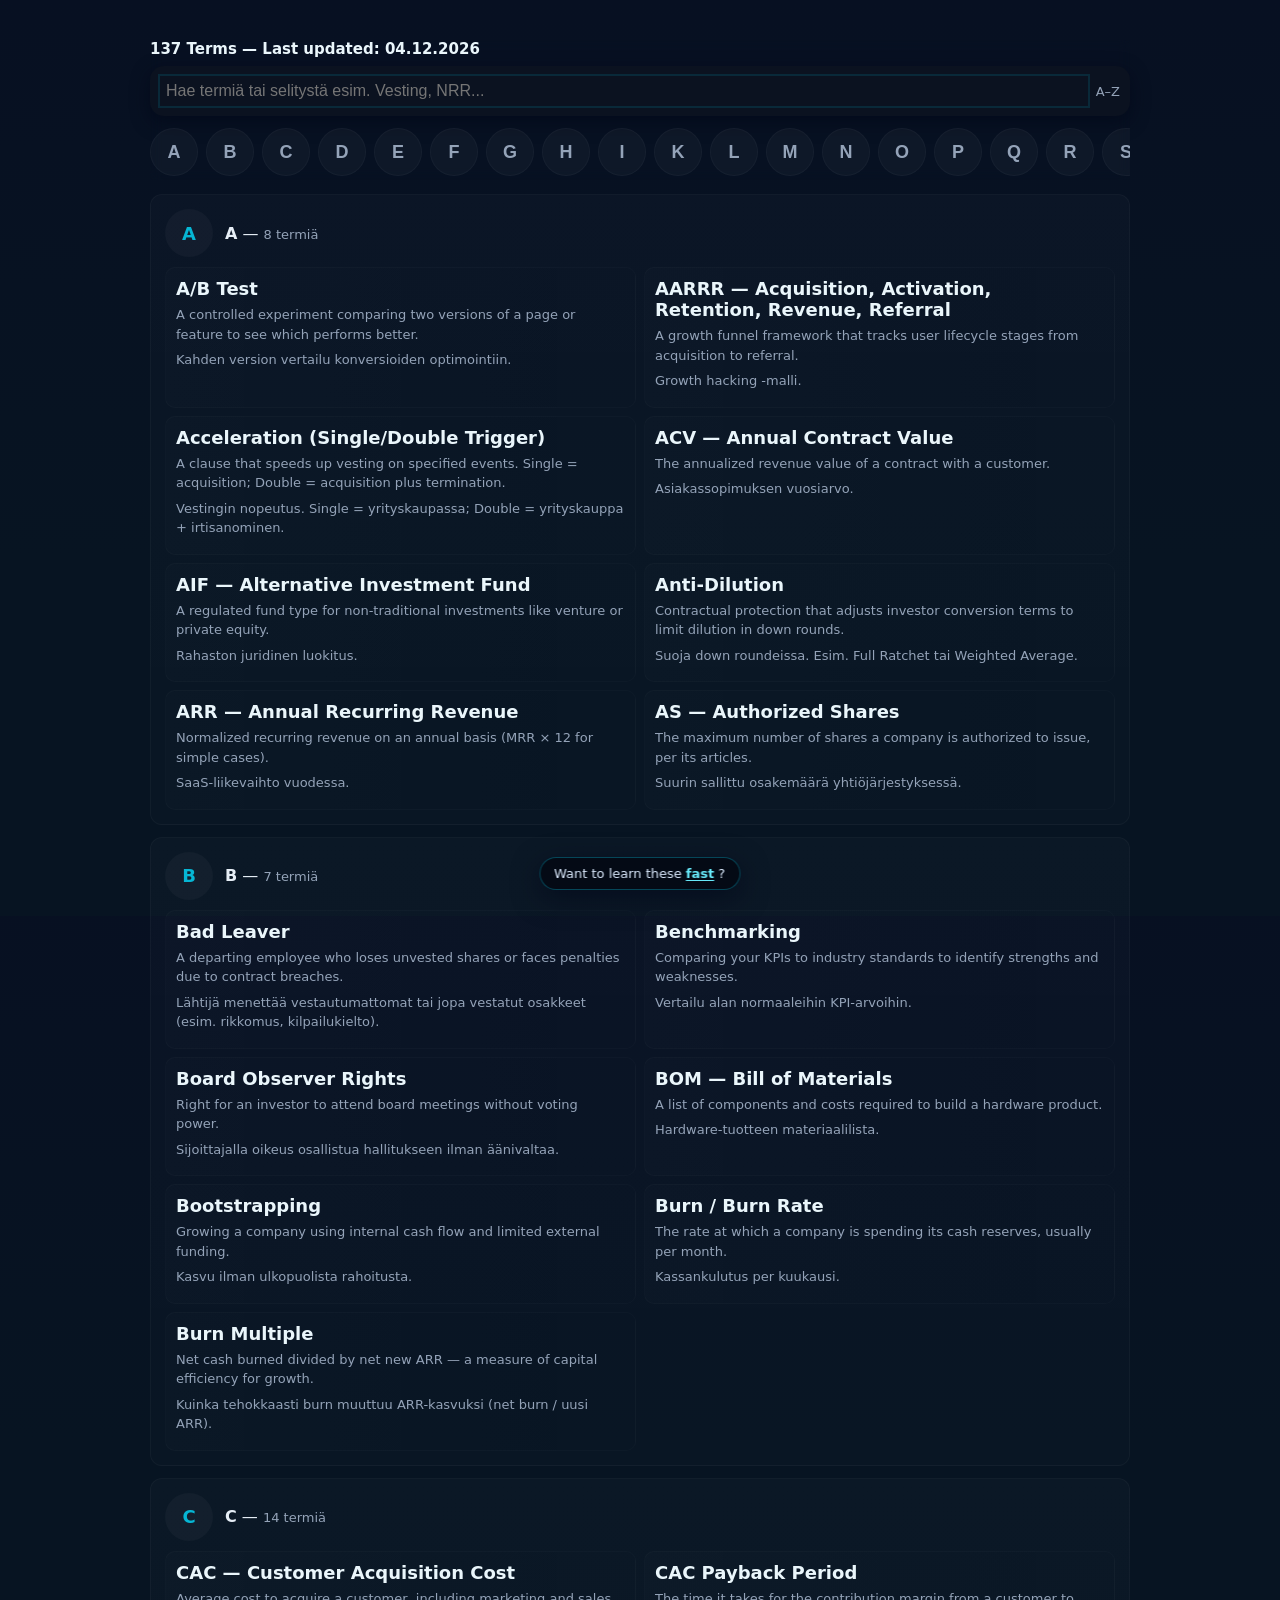
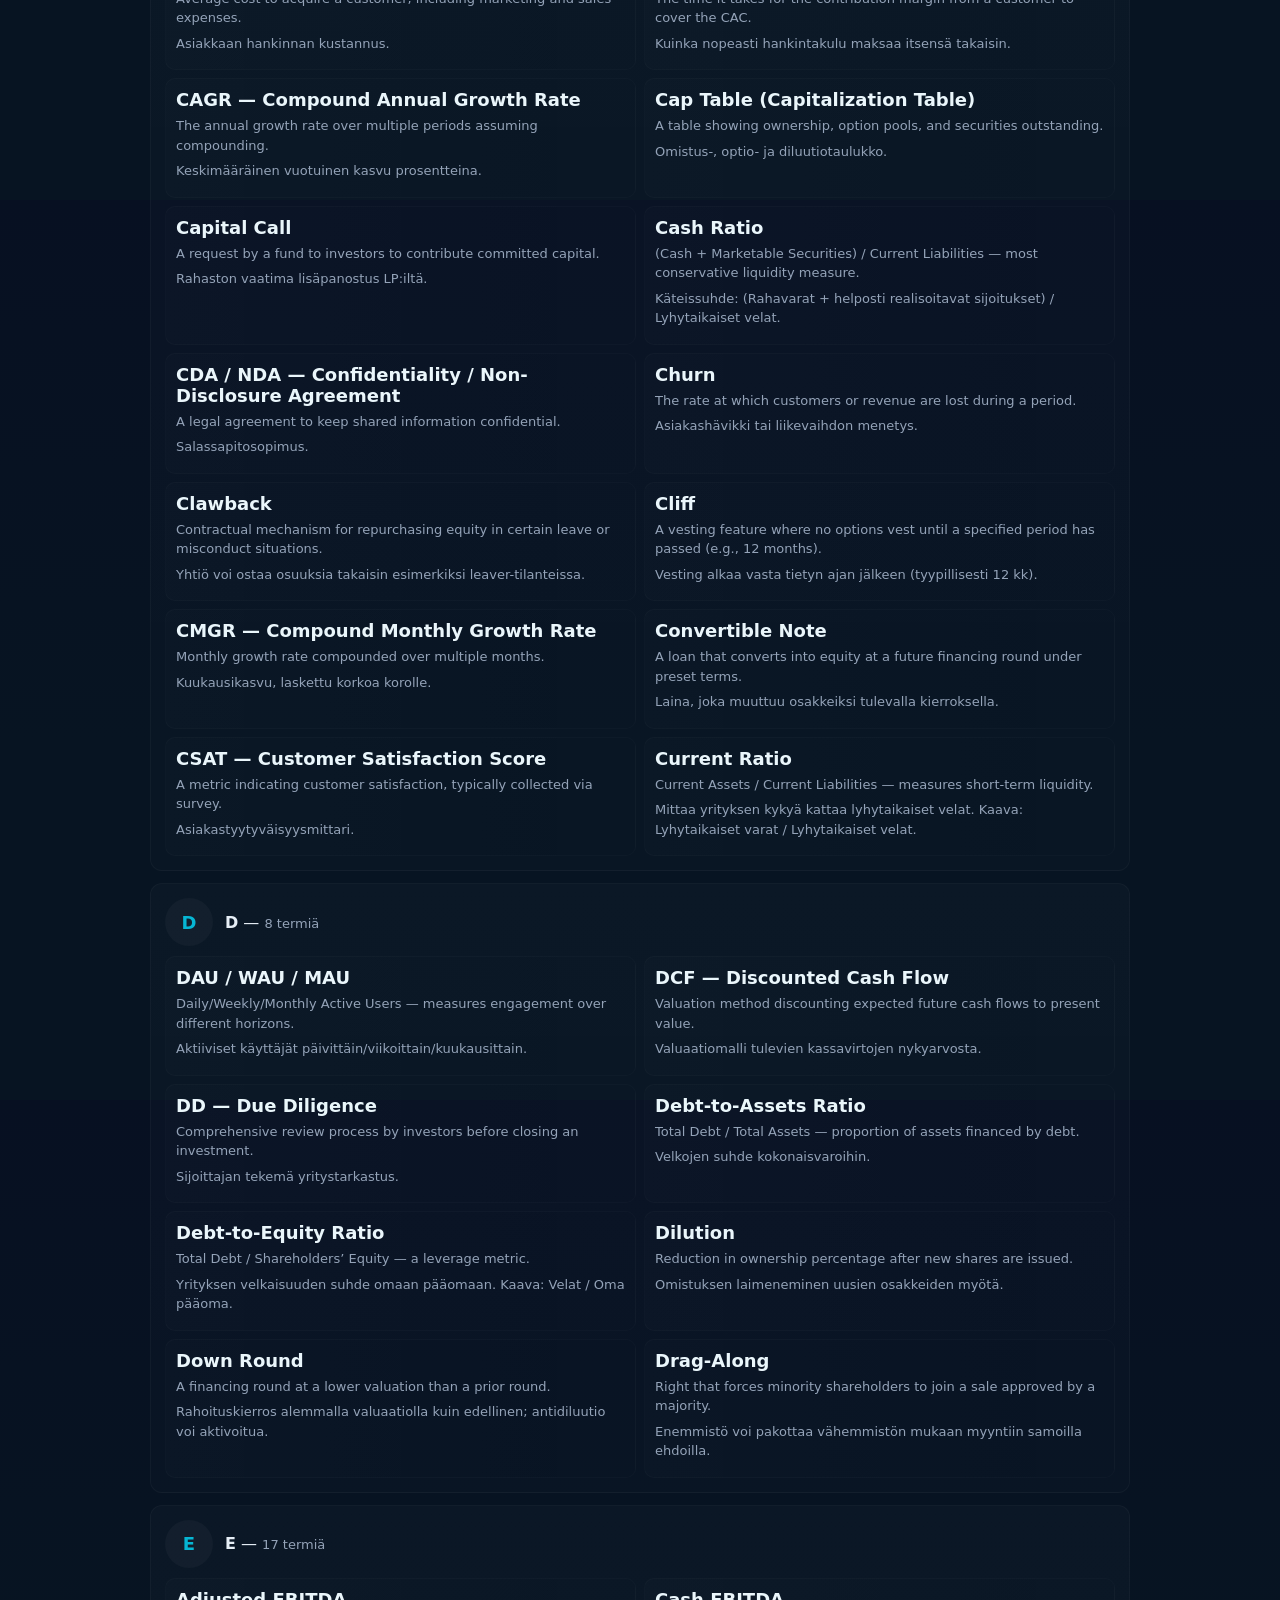
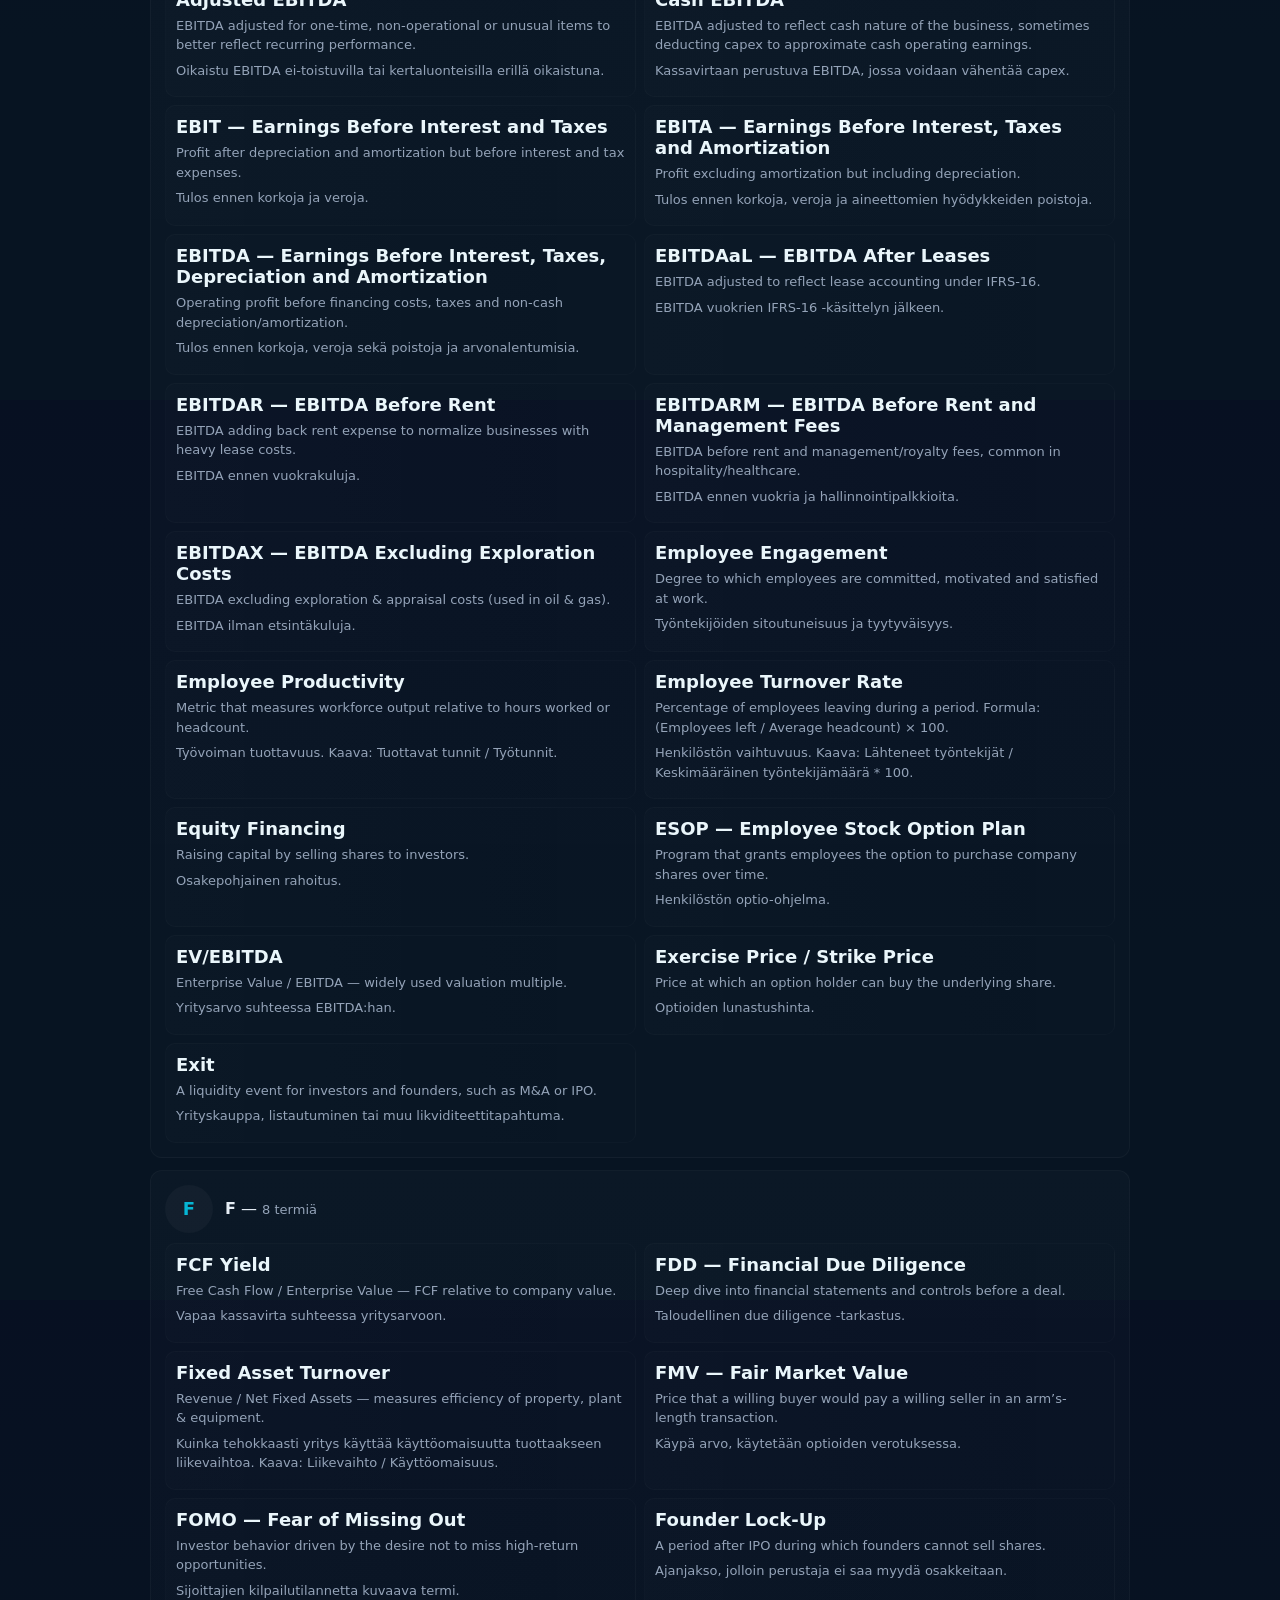
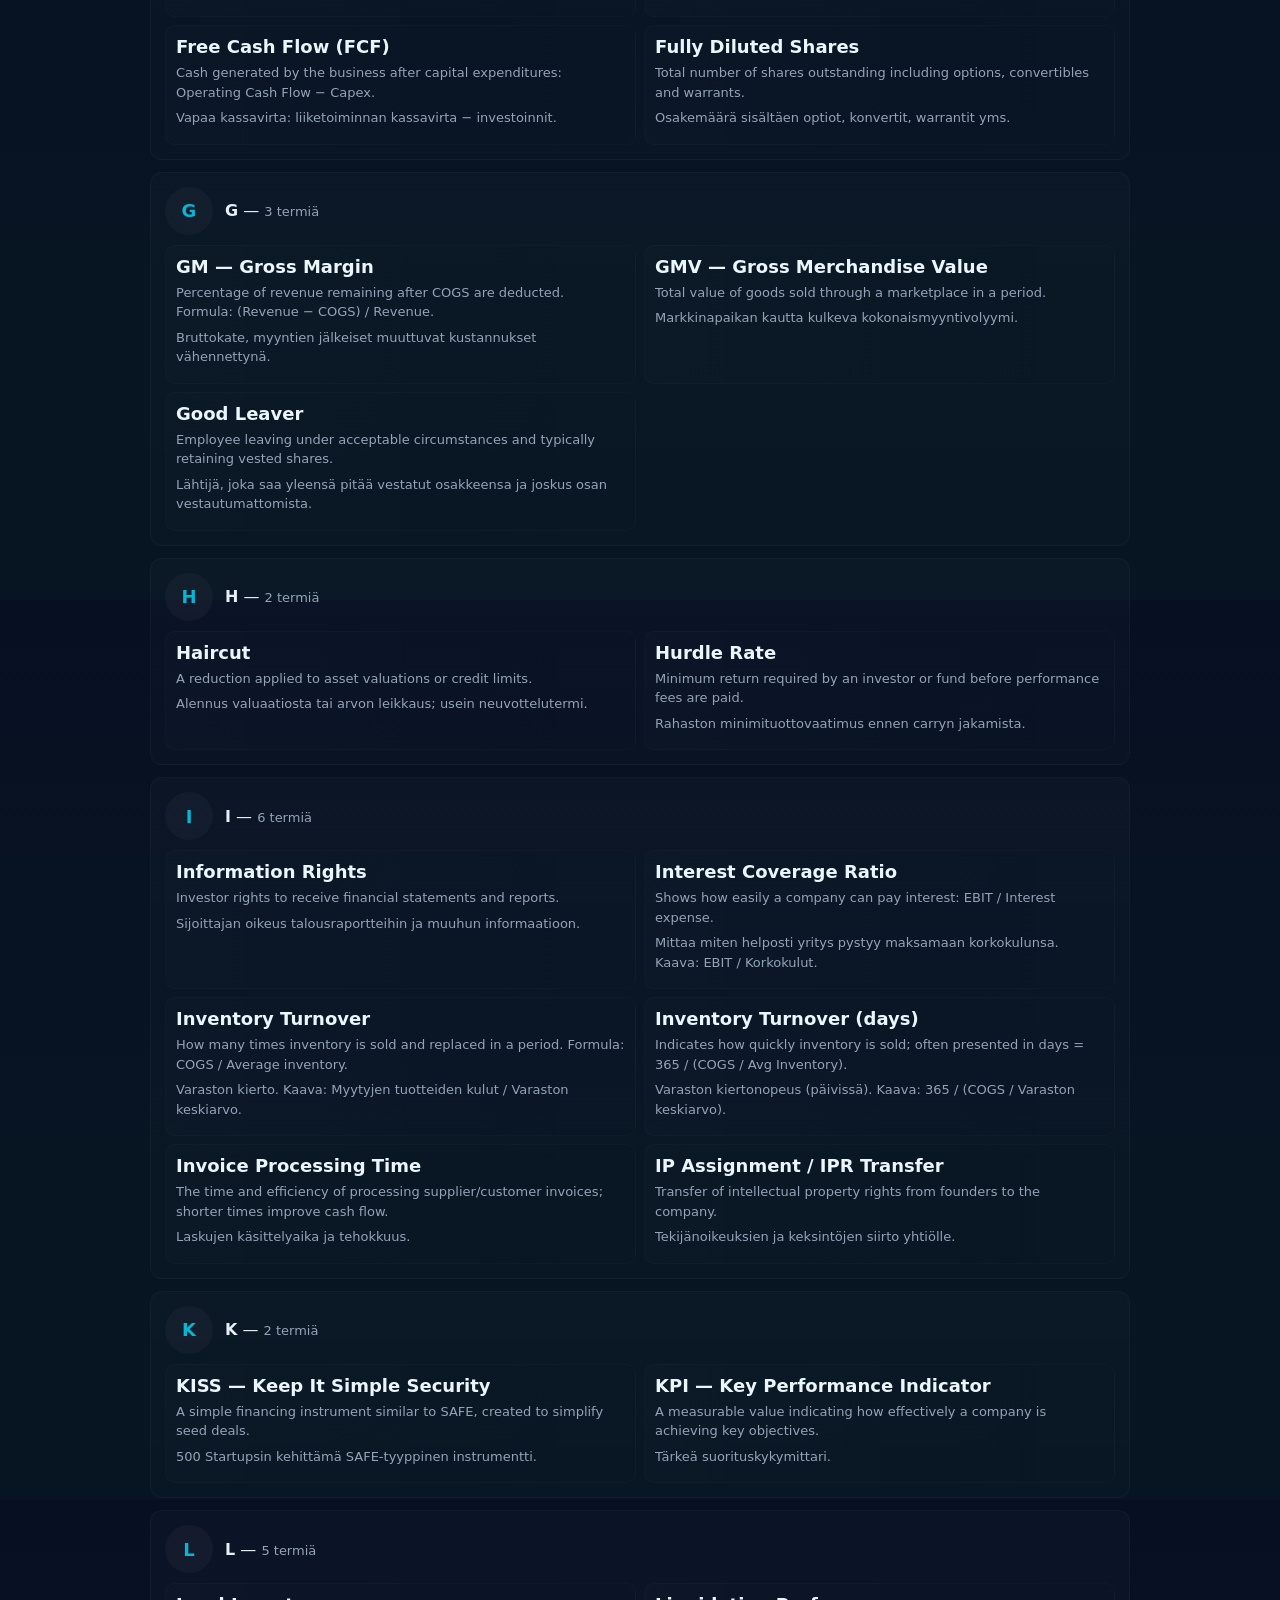
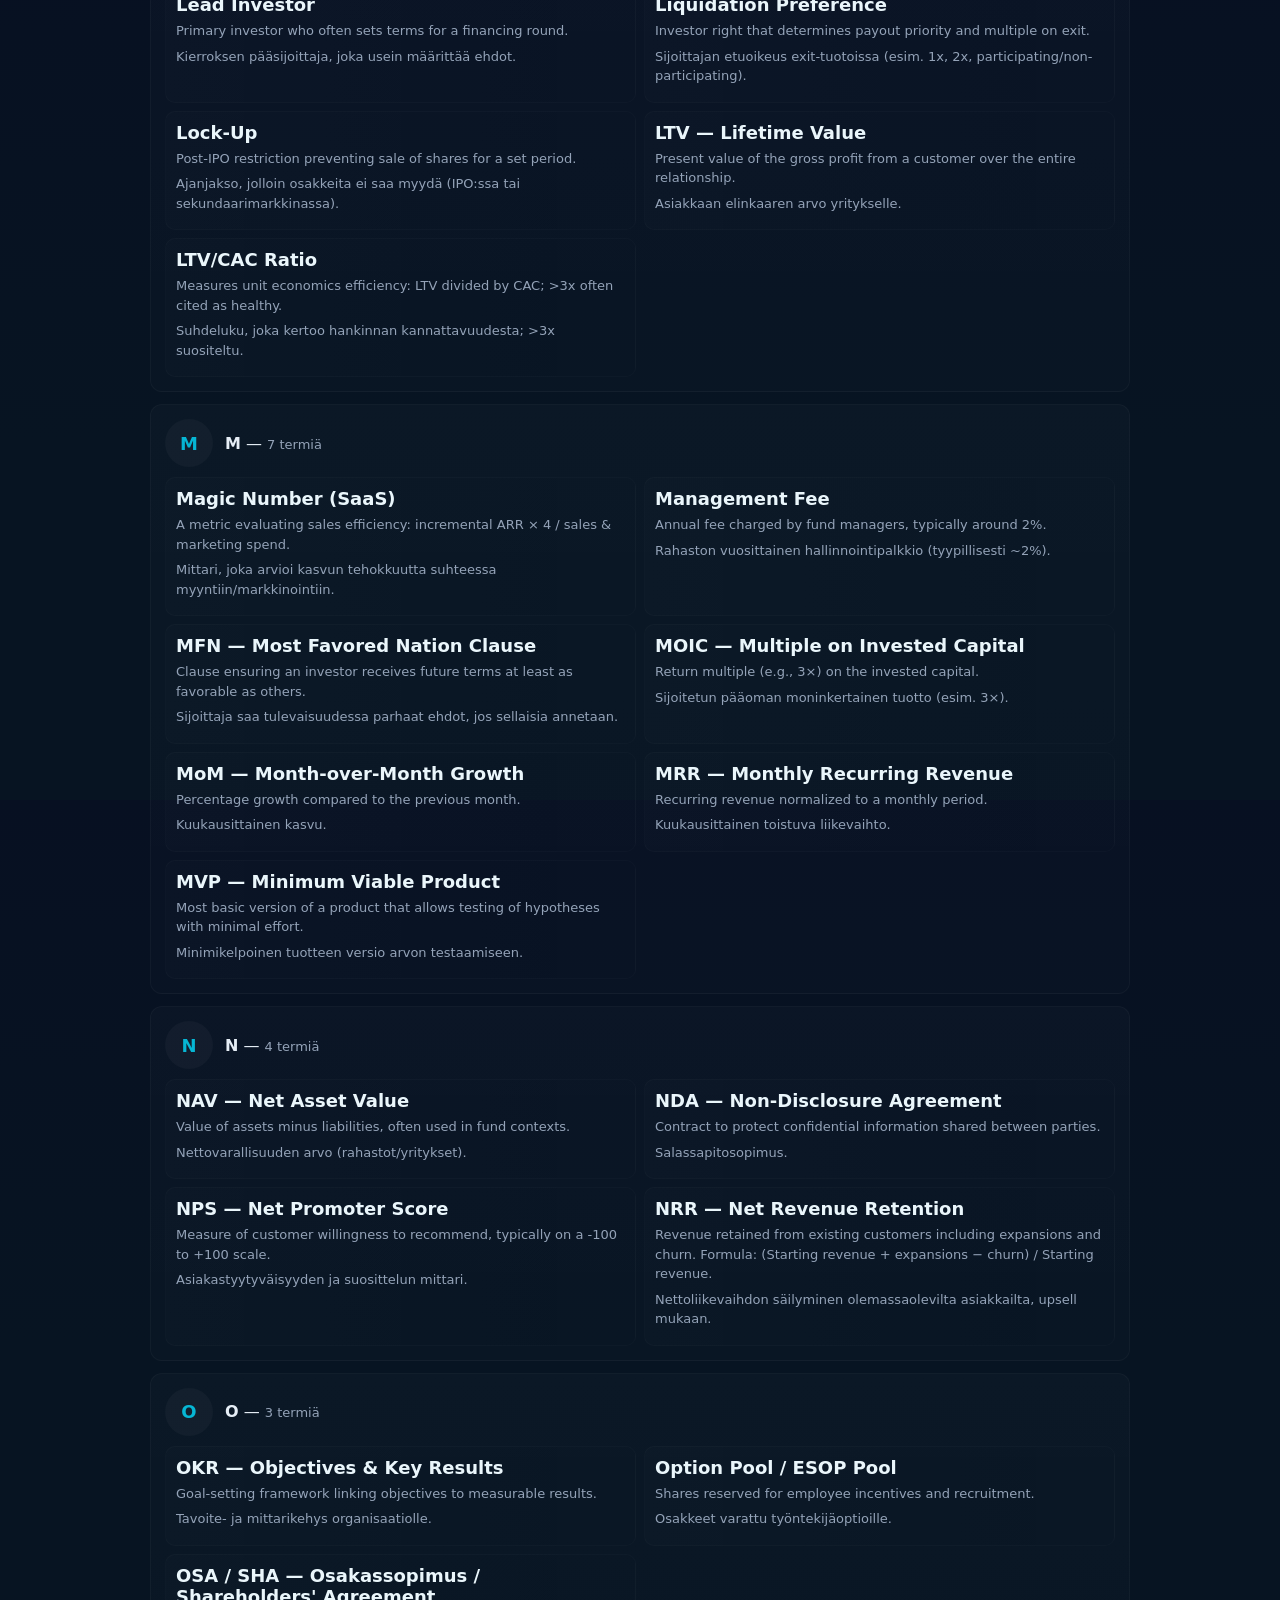
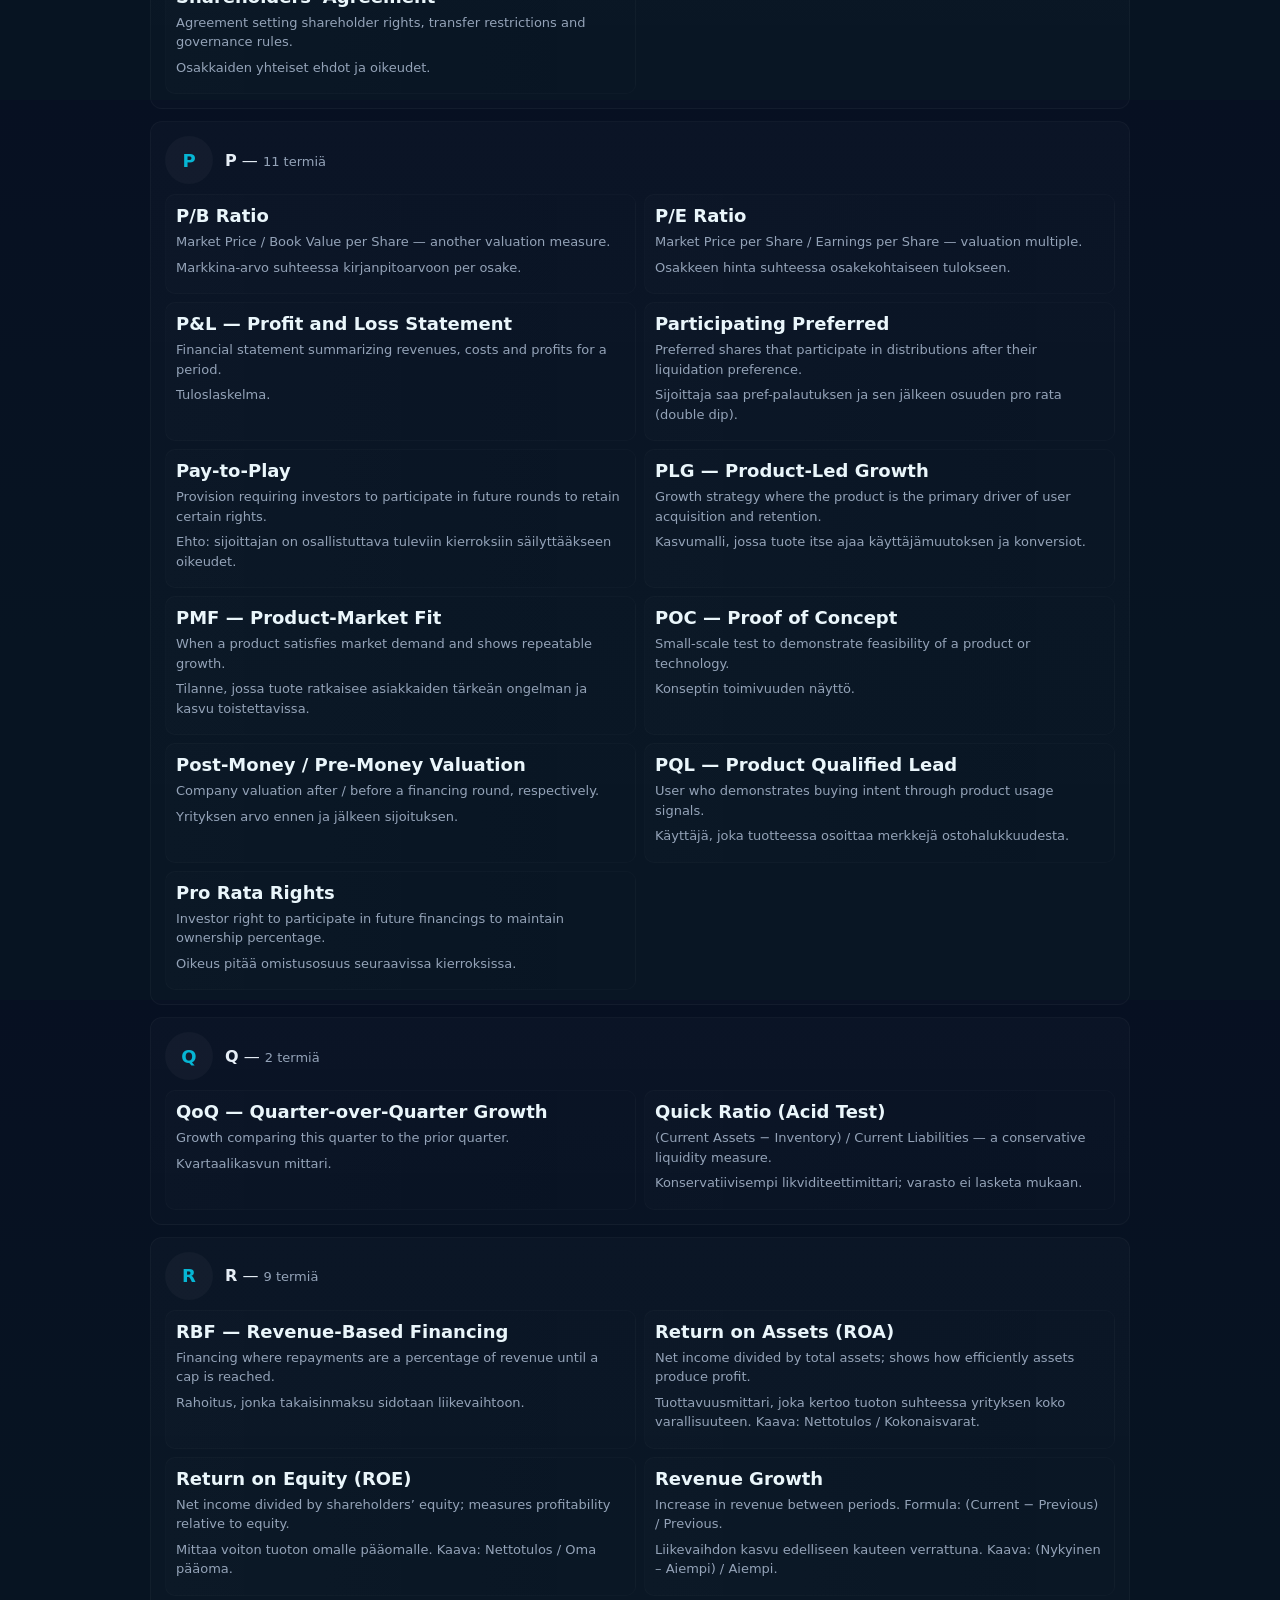
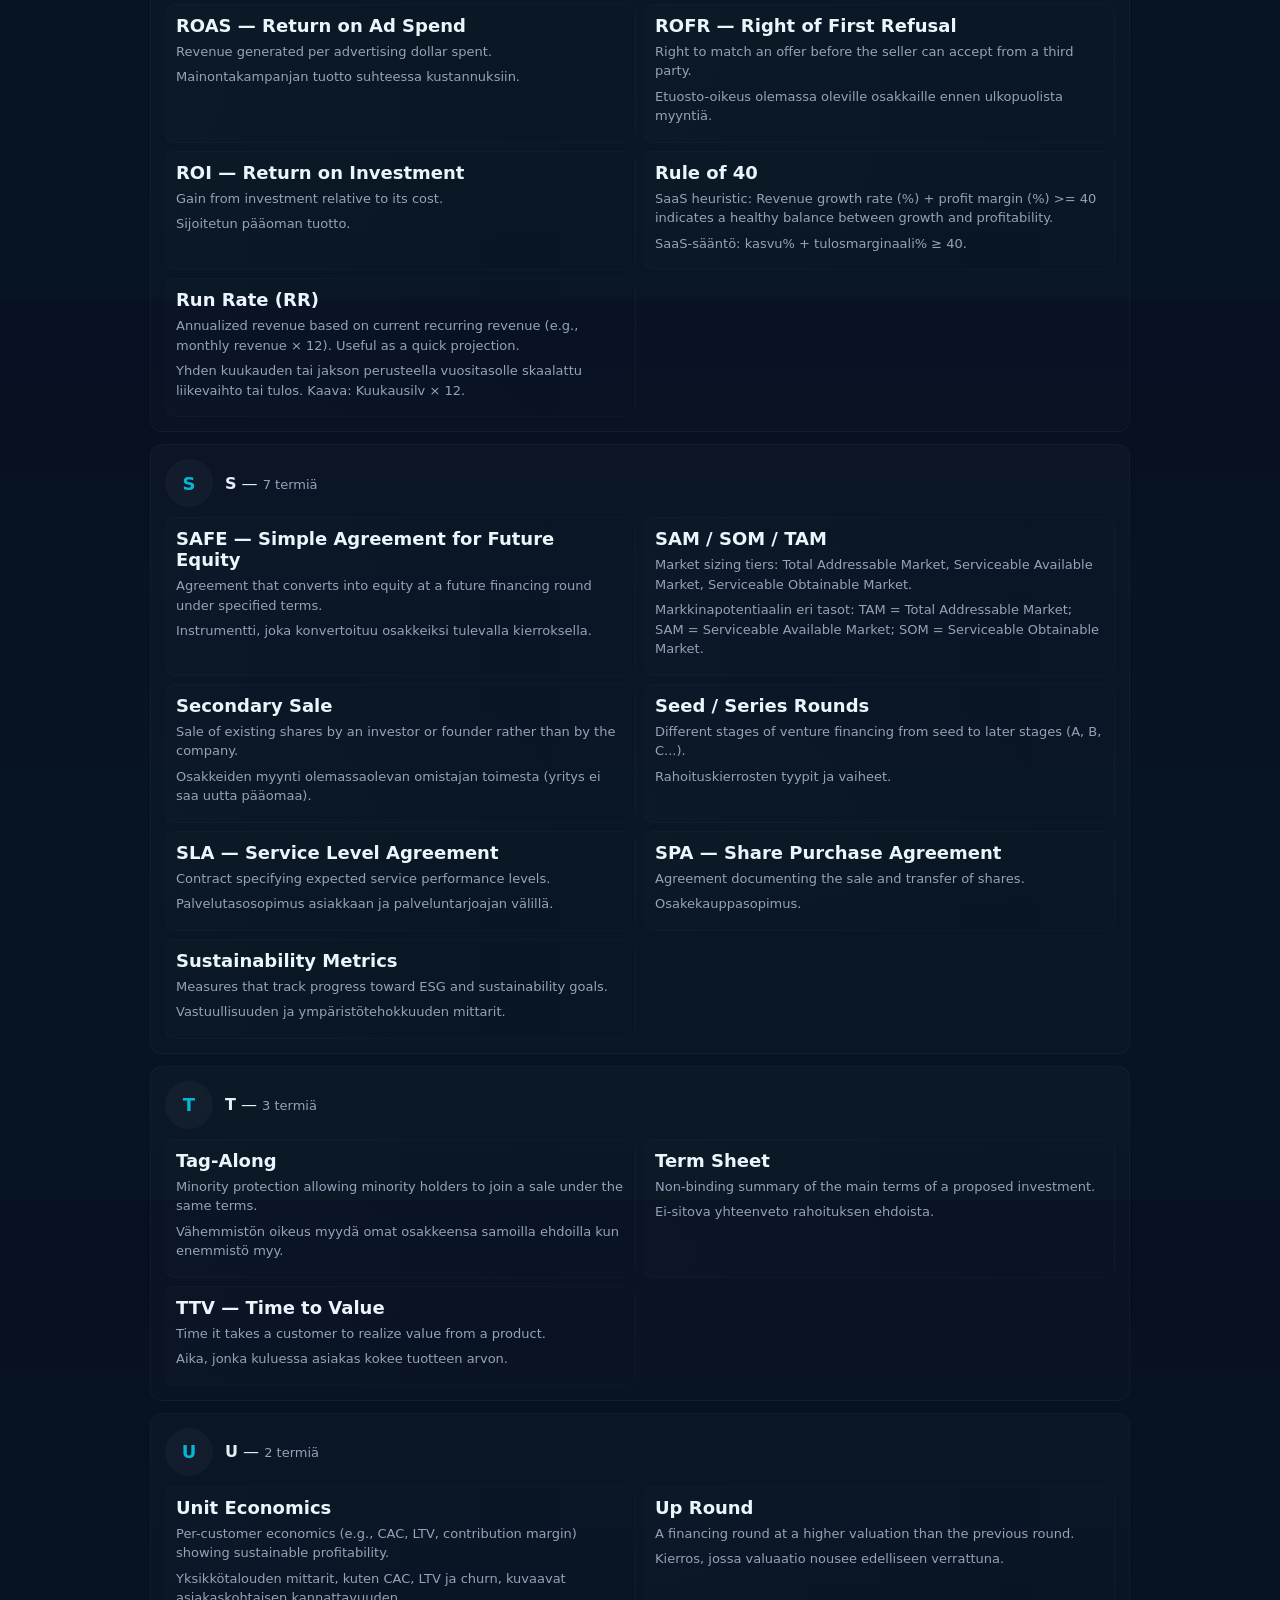
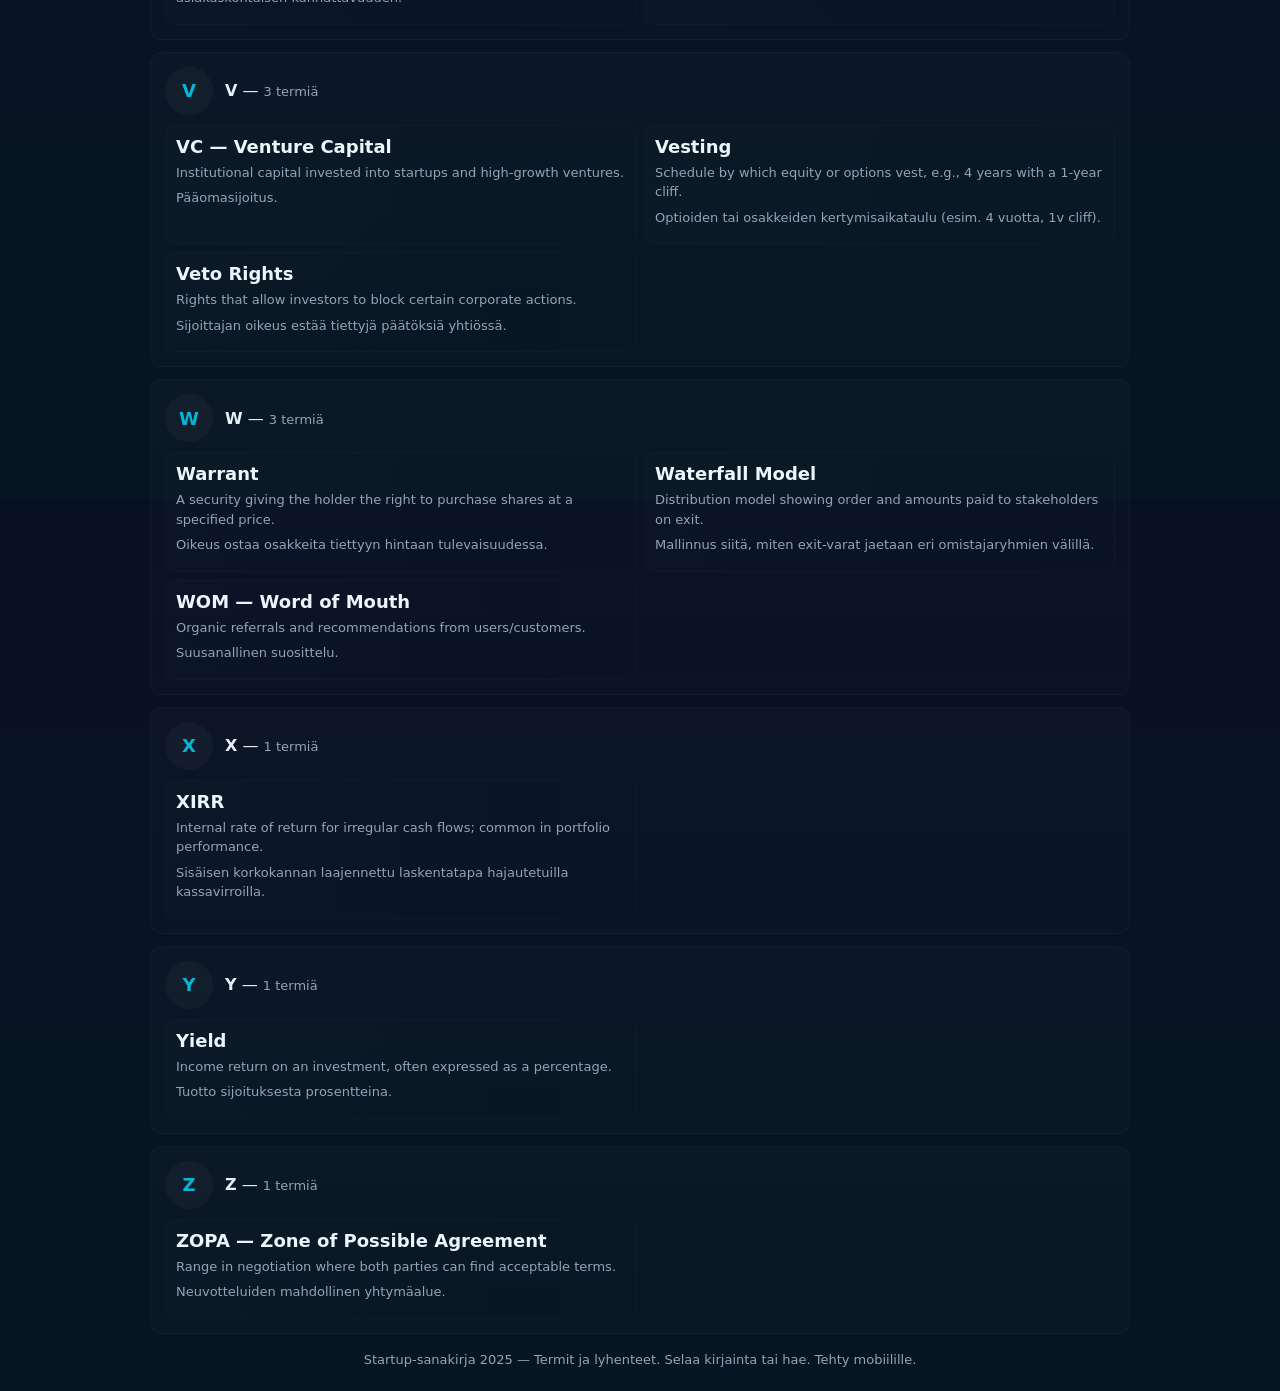
<file: index/index.html>
<!doctype html>
<html lang="fi">
<head>
  <meta charset="utf-8" />
  <meta name="viewport" content="width=device-width,initial-scale=1" />
  <title>Startup-sanakirja 2025 — Hakemisto</title>
  <meta name="description" content="Startup-sanakirja 2025 — Selaa termejä ja lyhenteitä A:sta Z:hen. Hae termejä kuten Vesting, NRR, ARR ja paljon muuta." />

  <!-- Open Graph / Facebook -->
  <meta property="og:type" content="website" />
  <meta property="og:url" content="https://roadblocks.app/index/" />
  <meta property="og:title" content="Startup-sanakirja 2025 — Hakemisto" />
  <meta property="og:description" content="Startup-sanakirja 2025 — Selaa termejä ja lyhenteitä A:sta Z:hen. Hae termejä kuten Vesting, NRR, ARR ja paljon muuta." />

  <!-- Twitter -->
  <meta name="twitter:card" content="summary" />
  <meta name="twitter:url" content="https://roadblocks.app/index/" />
  <meta name="twitter:title" content="Startup-sanakirja 2025 — Hakemisto" />
  <meta name="twitter:description" content="Startup-sanakirja 2025 — Selaa termejä ja lyhenteitä A:sta Z:hen. Hae termejä kuten Vesting, NRR, ARR ja paljon muuta." />

  <style>
    :root{
      --bg:#0f1724; --card:#0b1220; --accent:#06b6d4; --muted:#94a3b8; --glass: rgba(255,255,255,0.03);
      --radius:12px; --gap:12px; --maxw:980px;
      font-family: Inter, ui-sans-serif, system-ui, -apple-system, "Segoe UI", Roboto, "Helvetica Neue", Arial;
    }
    html,body{height:100%;background:linear-gradient(180deg,#071022 0%, #071422 60%);color:#e6eef6;margin:0}
    .wrap{max-width:var(--maxw);margin:16px auto;padding:16px}

    header{position:sticky;top:12px;z-index:20;backdrop-filter: blur(6px);}
    .topline{font-size:15px;color:#eaf6fb;margin-bottom:8px;font-weight:600}
    .searchbar{display:flex;gap:8px;align-items:center;background:var(--card);padding:10px;border-radius:14px;box-shadow:0 6px 18px rgba(2,6,23,0.6)}
    .searchbar input{flex:1;background:transparent;border:0;color:inherit;font-size:16px;outline:none;padding:6px}
    .hint{font-size:13px;color:var(--muted)}

    .alphaBar{display:flex;gap:8px;margin-top:12px;overflow-x:auto;overflow-y:hidden;scrollbar-width:thin;scrollbar-color:var(--muted) transparent;padding-bottom:4px}
    .alphaBar::-webkit-scrollbar{height:4px}
    .alphaBar::-webkit-scrollbar-track{background:transparent}
    .alphaBar::-webkit-scrollbar-thumb{background:var(--muted);border-radius:2px;opacity:0.3}
    .alphaBar::-webkit-scrollbar-thumb:hover{opacity:0.5}
    .alpha{width:48px;height:48px;min-width:48px;min-height:48px;border-radius:50%;background:var(--glass);display:flex;align-items:center;justify-content:center;color:var(--muted);font-weight:700;font-size:18px;cursor:pointer;border:1px solid rgba(255,255,255,0.03);flex-shrink:0}
    .alpha.active{background:linear-gradient(180deg,var(--accent),#0ea5b7);color:#051023;box-shadow:0 6px 18px rgba(6,182,212,0.12)}

    main{margin-top:14px}
    .card{background:linear-gradient(180deg, rgba(255,255,255,0.02), rgba(255,255,255,0.01));padding:14px;border-radius:12px;margin-bottom:12px;border:1px solid rgba(255,255,255,0.03)}
    .letterHeading{display:flex;gap:12px;align-items:center}
    .letterBadge{width:48px;height:48px;border-radius:999px;background:var(--glass);display:flex;align-items:center;justify-content:center;color:var(--accent);font-weight:800;font-size:18px}
    .sectionList{margin-top:10px;display:grid;grid-template-columns:1fr;gap:8px}
    .term{padding:10px;border-radius:10px;background:linear-gradient(90deg, rgba(255,255,255,0.01), rgba(255,255,255,0.00));display:flex;flex-direction:column;gap:6px;border:1px solid rgba(255,255,255,0.02)}
    .term .k{font-weight:800;color:#eaf6fb;font-size:18px}
    .term .d{font-size:13px;color:var(--muted);line-height:1.5}
    .term .d p{margin:0 0 6px 0}

    footer{margin-top:18px;color:var(--muted);font-size:13px;text-align:center}

    /* Responsive tweaks */
    @media (min-width:820px){
      .sectionList{grid-template-columns:repeat(2,1fr)}
    }
    @media (min-width:1200px){
      .wrap{padding:24px}
    }

    /* subtle focus */
    .alpha:focus,.searchbar input:focus{outline:2px solid rgba(6,182,212,0.14)}

    .quizzer-banner{
      position:fixed;
      left:50%;
      transform:translateX(-50%);
      bottom:10px;
      z-index:40;
      display:inline-flex;
      gap:4px;
      align-items:center;
      background:rgba(5,10,20,0.92);
      border:1px solid rgba(6,182,212,0.35);
      border-radius:999px;
      padding:8px 14px;
      color:#dbeafe;
      font-size:13px;
      text-decoration:none;
      box-shadow:0 8px 28px rgba(2,6,23,0.55);
      backdrop-filter: blur(6px);
      white-space:nowrap;
    }
    .quizzer-banner a{
      color:#67e8f9;
      text-decoration:none;
    }
    .quizzer-banner strong{
      color:#67e8f9;
      text-decoration:underline;
      text-underline-offset:2px;
    }
  </style>
</head>
<body>
  <div class="wrap">
    <header>
      <div id="topline" class="topline" aria-live="polite"></div>
      <div class="searchbar" role="search">
        <input id="search" type="search" placeholder="Hae termiä tai selitystä esim. Vesting, NRR..." aria-label="Haku" />
        <div class="hint">A–Z</div>
      </div>
      <div class="alphaBar" id="alphaBar" aria-hidden="false"></div>
    </header>

    <main id="content"></main>

    <footer>Startup-sanakirja 2025 — Termit ja lyhenteet. Selaa kirjainta tai hae. Tehty mobiilille.</footer>
  </div>
  <div class="quizzer-banner">
    Want to learn these
    <a href="https://quizzer.roadblocks.app" target="_blank" rel="noopener noreferrer"><strong>fast</strong></a>?
  </div>

<script>
// Data: array of {letter, key, en, fi}
const TERMS = [
  // --- A ---
  {letter:'A', key:'A/B Test', en:'A controlled experiment comparing two versions of a page or feature to see which performs better.', fi:'Kahden version vertailu konversioiden optimointiin.'},
  {letter:'A', key:'Acceleration (Single/Double Trigger)', en:'A clause that speeds up vesting on specified events. Single = acquisition; Double = acquisition plus termination.', fi:'Vestingin nopeutus. Single = yrityskaupassa; Double = yrityskauppa + irtisanominen.'},
  {letter:'A', key:'ACV — Annual Contract Value', en:'The annualized revenue value of a contract with a customer.', fi:'Asiakassopimuksen vuosiarvo.'},
  {letter:'A', key:'AARRR — Acquisition, Activation, Retention, Revenue, Referral', en:'A growth funnel framework that tracks user lifecycle stages from acquisition to referral.', fi:'Growth hacking -malli.'},
  {letter:'A', key:'AIF — Alternative Investment Fund', en:'A regulated fund type for non-traditional investments like venture or private equity.', fi:'Rahaston juridinen luokitus.'},
  {letter:'A', key:'Anti-Dilution', en:'Contractual protection that adjusts investor conversion terms to limit dilution in down rounds.', fi:'Suoja down roundeissa. Esim. Full Ratchet tai Weighted Average.'},
  {letter:'A', key:'ARR — Annual Recurring Revenue', en:'Normalized recurring revenue on an annual basis (MRR × 12 for simple cases).', fi:'SaaS-liikevaihto vuodessa.'},
  {letter:'A', key:'AS — Authorized Shares', en:'The maximum number of shares a company is authorized to issue, per its articles.', fi:'Suurin sallittu osakemäärä yhtiöjärjestyksessä.'},

  // --- B ---
  {letter:'B', key:'Bad Leaver', en:'A departing employee who loses unvested shares or faces penalties due to contract breaches.', fi:'Lähtijä menettää vestautumattomat tai jopa vestatut osakkeet (esim. rikkomus, kilpailukielto).'},
  {letter:'B', key:'Benchmarking', en:'Comparing your KPIs to industry standards to identify strengths and weaknesses.', fi:'Vertailu alan normaaleihin KPI-arvoihin.'},
  {letter:'B', key:'Board Observer Rights', en:'Right for an investor to attend board meetings without voting power.', fi:'Sijoittajalla oikeus osallistua hallitukseen ilman äänivaltaa.'},
  {letter:'B', key:'BOM — Bill of Materials', en:'A list of components and costs required to build a hardware product.', fi:'Hardware-tuotteen materiaalilista.'},
  {letter:'B', key:'Bootstrapping', en:'Growing a company using internal cash flow and limited external funding.', fi:'Kasvu ilman ulkopuolista rahoitusta.'},
  {letter:'B', key:'Burn / Burn Rate', en:'The rate at which a company is spending its cash reserves, usually per month.', fi:'Kassankulutus per kuukausi.'},
  {letter:'B', key:'Burn Multiple', en:'Net cash burned divided by net new ARR — a measure of capital efficiency for growth.', fi:'Kuinka tehokkaasti burn muuttuu ARR-kasvuksi (net burn / uusi ARR).'},

  // --- C ---
  {letter:'C', key:'CAGR — Compound Annual Growth Rate', en:'The annual growth rate over multiple periods assuming compounding.', fi:'Keskimääräinen vuotuinen kasvu prosentteina.'},
  {letter:'C', key:'CAC — Customer Acquisition Cost', en:'Average cost to acquire a customer, including marketing and sales expenses.', fi:'Asiakkaan hankinnan kustannus.'},
  {letter:'C', key:'CAC Payback Period', en:'The time it takes for the contribution margin from a customer to cover the CAC.', fi:'Kuinka nopeasti hankintakulu maksaa itsensä takaisin.'},
  {letter:'C', key:'Cap Table (Capitalization Table)', en:'A table showing ownership, option pools, and securities outstanding.', fi:'Omistus-, optio- ja diluutiotaulukko.'},
  {letter:'C', key:'Capital Call', en:'A request by a fund to investors to contribute committed capital.', fi:'Rahaston vaatima lisäpanostus LP:iltä.'},
  {letter:'C', key:'CDA / NDA — Confidentiality / Non-Disclosure Agreement', en:'A legal agreement to keep shared information confidential.', fi:'Salassapitosopimus.'},
  {letter:'C', key:'Cliff', en:'A vesting feature where no options vest until a specified period has passed (e.g., 12 months).', fi:'Vesting alkaa vasta tietyn ajan jälkeen (tyypillisesti 12 kk).'},
  {letter:'C', key:'Clawback', en:'Contractual mechanism for repurchasing equity in certain leave or misconduct situations.', fi:'Yhtiö voi ostaa osuuksia takaisin esimerkiksi leaver-tilanteissa.'},
  {letter:'C', key:'CMGR — Compound Monthly Growth Rate', en:'Monthly growth rate compounded over multiple months.', fi:'Kuukausikasvu, laskettu korkoa korolle.'},
  {letter:'C', key:'Convertible Note', en:'A loan that converts into equity at a future financing round under preset terms.', fi:'Laina, joka muuttuu osakkeiksi tulevalla kierroksella.'},
  {letter:'C', key:'CSAT — Customer Satisfaction Score', en:'A metric indicating customer satisfaction, typically collected via survey.', fi:'Asiakastyytyväisyysmittari.'},
  {letter:'C', key:'Churn', en:'The rate at which customers or revenue are lost during a period.', fi:'Asiakashävikki tai liikevaihdon menetys.'},

  // --- D ---
  {letter:'D', key:'DAU / WAU / MAU', en:'Daily/Weekly/Monthly Active Users — measures engagement over different horizons.', fi:'Aktiiviset käyttäjät päivittäin/viikoittain/kuukausittain.'},
  {letter:'D', key:'DCF — Discounted Cash Flow', en:'Valuation method discounting expected future cash flows to present value.', fi:'Valuaatiomalli tulevien kassavirtojen nykyarvosta.'},
  {letter:'D', key:'DD — Due Diligence', en:'Comprehensive review process by investors before closing an investment.', fi:'Sijoittajan tekemä yritystarkastus.'},
  {letter:'D', key:'Dilution', en:'Reduction in ownership percentage after new shares are issued.', fi:'Omistuksen laimeneminen uusien osakkeiden myötä.'},
  {letter:'D', key:'Drag-Along', en:'Right that forces minority shareholders to join a sale approved by a majority.', fi:'Enemmistö voi pakottaa vähemmistön mukaan myyntiin samoilla ehdoilla.'},
  {letter:'D', key:'Down Round', en:'A financing round at a lower valuation than a prior round.', fi:'Rahoituskierros alemmalla valuaatiolla kuin edellinen; antidiluutio voi aktivoitua.'},

  // --- E (expanded with EBITDA variants included) ---
  {letter:'E', key:'EBITDA — Earnings Before Interest, Taxes, Depreciation and Amortization', en:'Operating profit before financing costs, taxes and non-cash depreciation/amortization.', fi:'Tulos ennen korkoja, veroja sekä poistoja ja arvonalentumisia.'},
  {letter:'E', key:'Adjusted EBITDA', en:'EBITDA adjusted for one-time, non-operational or unusual items to better reflect recurring performance.', fi:'Oikaistu EBITDA ei-toistuvilla tai kertaluonteisilla erillä oikaistuna.'},
  {letter:'E', key:'EBIT — Earnings Before Interest and Taxes', en:'Profit after depreciation and amortization but before interest and tax expenses.', fi:'Tulos ennen korkoja ja veroja.'},
  {letter:'E', key:'EBITA — Earnings Before Interest, Taxes and Amortization', en:'Profit excluding amortization but including depreciation.', fi:'Tulos ennen korkoja, veroja ja aineettomien hyödykkeiden poistoja.'},
  {letter:'E', key:'EBITDAR — EBITDA Before Rent', en:'EBITDA adding back rent expense to normalize businesses with heavy lease costs.', fi:'EBITDA ennen vuokrakuluja.'},
  {letter:'E', key:'EBITDARM — EBITDA Before Rent and Management Fees', en:'EBITDA before rent and management/royalty fees, common in hospitality/healthcare.', fi:'EBITDA ennen vuokria ja hallinnointipalkkioita.'},
  {letter:'E', key:'EBITDAX — EBITDA Excluding Exploration Costs', en:'EBITDA excluding exploration & appraisal costs (used in oil & gas).', fi:'EBITDA ilman etsintäkuluja.'},
  {letter:'E', key:'EBITDAaL — EBITDA After Leases', en:'EBITDA adjusted to reflect lease accounting under IFRS-16.', fi:'EBITDA vuokrien IFRS-16 -käsittelyn jälkeen.'},
  {letter:'E', key:'Cash EBITDA', en:'EBITDA adjusted to reflect cash nature of the business, sometimes deducting capex to approximate cash operating earnings.', fi:'Kassavirtaan perustuva EBITDA, jossa voidaan vähentää capex.'},
  {letter:'E', key:'Employee Productivity', en:'Metric that measures workforce output relative to hours worked or headcount.', fi:'Työvoiman tuottavuus. Kaava: Tuottavat tunnit / Työtunnit.'},
  {letter:'E', key:'Employee Engagement', en:'Degree to which employees are committed, motivated and satisfied at work.', fi:'Työntekijöiden sitoutuneisuus ja tyytyväisyys.'},
  {letter:'E', key:'Employee Turnover Rate', en:'Percentage of employees leaving during a period. Formula: (Employees left / Average headcount) × 100.', fi:'Henkilöstön vaihtuvuus. Kaava: Lähteneet työntekijät / Keskimääräinen työntekijämäärä * 100.'},
  {letter:'E', key:'Equity Financing', en:'Raising capital by selling shares to investors.', fi:'Osakepohjainen rahoitus.'},
  {letter:'E', key:'ESOP — Employee Stock Option Plan', en:'Program that grants employees the option to purchase company shares over time.', fi:'Henkilöstön optio-ohjelma.'},
  {letter:'E', key:'Exercise Price / Strike Price', en:'Price at which an option holder can buy the underlying share.', fi:'Optioiden lunastushinta.'},
  {letter:'E', key:'Exit', en:'A liquidity event for investors and founders, such as M&A or IPO.', fi:'Yrityskauppa, listautuminen tai muu likviditeettitapahtuma.'},

  // --- F ---
  {letter:'F', key:'FDD — Financial Due Diligence', en:'Deep dive into financial statements and controls before a deal.', fi:'Taloudellinen due diligence -tarkastus.'},
  {letter:'F', key:'FMV — Fair Market Value', en:'Price that a willing buyer would pay a willing seller in an arm’s-length transaction.', fi:'Käypä arvo, käytetään optioiden verotuksessa.'},
  {letter:'F', key:'FOMO — Fear of Missing Out', en:'Investor behavior driven by the desire not to miss high-return opportunities.', fi:'Sijoittajien kilpailutilannetta kuvaava termi.'},
  {letter:'F', key:'Founder Lock-Up', en:'A period after IPO during which founders cannot sell shares.', fi:'Ajanjakso, jolloin perustaja ei saa myydä osakkeitaan.'},
  {letter:'F', key:'Fully Diluted Shares', en:'Total number of shares outstanding including options, convertibles and warrants.', fi:'Osakemäärä sisältäen optiot, konvertit, warrantit yms.'},

  // --- G ---
  {letter:'G', key:'GM — Gross Margin', en:'Percentage of revenue remaining after COGS are deducted. Formula: (Revenue − COGS) / Revenue.', fi:'Bruttokate, myyntien jälkeiset muuttuvat kustannukset vähennettynä.'},
  {letter:'G', key:'GMV — Gross Merchandise Value', en:'Total value of goods sold through a marketplace in a period.', fi:'Markkinapaikan kautta kulkeva kokonaismyyntivolyymi.'},
  {letter:'G', key:'Good Leaver', en:'Employee leaving under acceptable circumstances and typically retaining vested shares.', fi:'Lähtijä, joka saa yleensä pitää vestatut osakkeensa ja joskus osan vestautumattomista.'},

  // --- H ---
  {letter:'H', key:'Haircut', en:'A reduction applied to asset valuations or credit limits.', fi:'Alennus valuaatiosta tai arvon leikkaus; usein neuvottelutermi.'},
  {letter:'H', key:'Hurdle Rate', en:'Minimum return required by an investor or fund before performance fees are paid.', fi:'Rahaston minimituottovaatimus ennen carryn jakamista.'},

  // --- I ---
  {letter:'I', key:'Information Rights', en:'Investor rights to receive financial statements and reports.', fi:'Sijoittajan oikeus talousraportteihin ja muuhun informaatioon.'},
  {letter:'I', key:'IP Assignment / IPR Transfer', en:'Transfer of intellectual property rights from founders to the company.', fi:'Tekijänoikeuksien ja keksintöjen siirto yhtiölle.'},
  {letter:'I', key:'Invoice Processing Time', en:'The time and efficiency of processing supplier/customer invoices; shorter times improve cash flow.', fi:'Laskujen käsittelyaika ja tehokkuus.'},
  {letter:'I', key:'Inventory Turnover', en:'How many times inventory is sold and replaced in a period. Formula: COGS / Average inventory.', fi:'Varaston kierto. Kaava: Myytyjen tuotteiden kulut / Varaston keskiarvo.'},
  {letter:'I', key:'Interest Coverage Ratio', en:'Shows how easily a company can pay interest: EBIT / Interest expense.', fi:'Mittaa miten helposti yritys pystyy maksamaan korkokulunsa. Kaava: EBIT / Korkokulut.'},

  // --- K ---
  {letter:'K', key:'KISS — Keep It Simple Security', en:'A simple financing instrument similar to SAFE, created to simplify seed deals.', fi:'500 Startupsin kehittämä SAFE-tyyppinen instrumentti.'},
  {letter:'K', key:'KPI — Key Performance Indicator', en:'A measurable value indicating how effectively a company is achieving key objectives.', fi:'Tärkeä suorituskykymittari.'},

  // --- L ---
  {letter:'L', key:'Lead Investor', en:'Primary investor who often sets terms for a financing round.', fi:'Kierroksen pääsijoittaja, joka usein määrittää ehdot.'},
  {letter:'L', key:'Liquidation Preference', en:'Investor right that determines payout priority and multiple on exit.', fi:'Sijoittajan etuoikeus exit-tuotoissa (esim. 1x, 2x, participating/non-participating).'},
  {letter:'L', key:'Lock-Up', en:'Post-IPO restriction preventing sale of shares for a set period.', fi:'Ajanjakso, jolloin osakkeita ei saa myydä (IPO:ssa tai sekundaarimarkkinassa).'},
  {letter:'L', key:'LTV — Lifetime Value', en:'Present value of the gross profit from a customer over the entire relationship.', fi:'Asiakkaan elinkaaren arvo yritykselle.'},
  {letter:'L', key:'LTV/CAC Ratio', en:'Measures unit economics efficiency: LTV divided by CAC; >3x often cited as healthy.', fi:'Suhdeluku, joka kertoo hankinnan kannattavuudesta; >3x suositeltu.'},

  // --- M ---
  {letter:'M', key:'MFN — Most Favored Nation Clause', en:'Clause ensuring an investor receives future terms at least as favorable as others.', fi:'Sijoittaja saa tulevaisuudessa parhaat ehdot, jos sellaisia annetaan.'},
  {letter:'M', key:'Management Fee', en:'Annual fee charged by fund managers, typically around 2%.', fi:'Rahaston vuosittainen hallinnointipalkkio (tyypillisesti ~2%).'},
  {letter:'M', key:'MoM — Month-over-Month Growth', en:'Percentage growth compared to the previous month.', fi:'Kuukausittainen kasvu.'},
  {letter:'M', key:'MRR — Monthly Recurring Revenue', en:'Recurring revenue normalized to a monthly period.', fi:'Kuukausittainen toistuva liikevaihto.'},
  {letter:'M', key:'MVP — Minimum Viable Product', en:'Most basic version of a product that allows testing of hypotheses with minimal effort.', fi:'Minimikelpoinen tuotteen versio arvon testaamiseen.'},
  {letter:'M', key:'Magic Number (SaaS)', en:'A metric evaluating sales efficiency: incremental ARR × 4 / sales & marketing spend.', fi:'Mittari, joka arvioi kasvun tehokkuutta suhteessa myyntiin/markkinointiin.'},
  {letter:'M', key:'MOIC — Multiple on Invested Capital', en:'Return multiple (e.g., 3×) on the invested capital.', fi:'Sijoitetun pääoman moninkertainen tuotto (esim. 3×).'},

  // --- N ---
  {letter:'N', key:'NAV — Net Asset Value', en:'Value of assets minus liabilities, often used in fund contexts.', fi:'Nettovarallisuuden arvo (rahastot/yritykset).'},
  {letter:'N', key:'NDA — Non-Disclosure Agreement', en:'Contract to protect confidential information shared between parties.', fi:'Salassapitosopimus.'},
  {letter:'N', key:'NPS — Net Promoter Score', en:'Measure of customer willingness to recommend, typically on a -100 to +100 scale.', fi:'Asiakastyytyväisyyden ja suosittelun mittari.'},
  {letter:'N', key:'NRR — Net Revenue Retention', en:'Revenue retained from existing customers including expansions and churn. Formula: (Starting revenue + expansions − churn) / Starting revenue.', fi:'Nettoliikevaihdon säilyminen olemassaolevilta asiakkailta, upsell mukaan.'},

  // --- O ---
  {letter:'O', key:'OKR — Objectives & Key Results', en:'Goal-setting framework linking objectives to measurable results.', fi:'Tavoite- ja mittarikehys organisaatiolle.'},
  {letter:'O', key:'Option Pool / ESOP Pool', en:'Shares reserved for employee incentives and recruitment.', fi:'Osakkeet varattu työntekijäoptioille.'},
  {letter:'O', key:'OSA / SHA — Osakassopimus / Shareholders\' Agreement', en:'Agreement setting shareholder rights, transfer restrictions and governance rules.', fi:'Osakkaiden yhteiset ehdot ja oikeudet.'},

  // --- P ---
  {letter:'P', key:'P&L — Profit and Loss Statement', en:'Financial statement summarizing revenues, costs and profits for a period.', fi:'Tuloslaskelma.'},
  {letter:'P', key:'Participating Preferred', en:'Preferred shares that participate in distributions after their liquidation preference.', fi:'Sijoittaja saa pref-palautuksen ja sen jälkeen osuuden pro rata (double dip).'},
  {letter:'P', key:'Pay-to-Play', en:'Provision requiring investors to participate in future rounds to retain certain rights.', fi:'Ehto: sijoittajan on osallistuttava tuleviin kierroksiin säilyttääkseen oikeudet.'},
  {letter:'P', key:'PMF — Product-Market Fit', en:'When a product satisfies market demand and shows repeatable growth.', fi:'Tilanne, jossa tuote ratkaisee asiakkaiden tärkeän ongelman ja kasvu toistettavissa.'},
  {letter:'P', key:'PLG — Product-Led Growth', en:'Growth strategy where the product is the primary driver of user acquisition and retention.', fi:'Kasvumalli, jossa tuote itse ajaa käyttäjämuutoksen ja konversiot.'},
  {letter:'P', key:'Post-Money / Pre-Money Valuation', en:'Company valuation after / before a financing round, respectively.', fi:'Yrityksen arvo ennen ja jälkeen sijoituksen.'},
  {letter:'P', key:'Pro Rata Rights', en:'Investor right to participate in future financings to maintain ownership percentage.', fi:'Oikeus pitää omistusosuus seuraavissa kierroksissa.'},
  {letter:'P', key:'POC — Proof of Concept', en:'Small-scale test to demonstrate feasibility of a product or technology.', fi:'Konseptin toimivuuden näyttö.'},
  {letter:'P', key:'PQL — Product Qualified Lead', en:'User who demonstrates buying intent through product usage signals.', fi:'Käyttäjä, joka tuotteessa osoittaa merkkejä ostohalukkuudesta.'},

  // --- Q ---
  {letter:'Q', key:'QoQ — Quarter-over-Quarter Growth', en:'Growth comparing this quarter to the prior quarter.', fi:'Kvartaalikasvun mittari.'},
  {letter:'Q', key:'Quick Ratio (Acid Test)', en:'(Current Assets − Inventory) / Current Liabilities — a conservative liquidity measure.', fi:'Konservatiivisempi likviditeettimittari; varasto ei lasketa mukaan.'},

  // --- R ---
  {letter:'R', key:'Run Rate (RR)', en:'Annualized revenue based on current recurring revenue (e.g., monthly revenue × 12). Useful as a quick projection.', fi:'Yhden kuukauden tai jakson perusteella vuositasolle skaalattu liikevaihto tai tulos. Kaava: Kuukausilv × 12.'},
  {letter:'R', key:'RBF — Revenue-Based Financing', en:'Financing where repayments are a percentage of revenue until a cap is reached.', fi:'Rahoitus, jonka takaisinmaksu sidotaan liikevaihtoon.'},
  {letter:'R', key:'ROAS — Return on Ad Spend', en:'Revenue generated per advertising dollar spent.', fi:'Mainontakampanjan tuotto suhteessa kustannuksiin.'},
  {letter:'R', key:'ROI — Return on Investment', en:'Gain from investment relative to its cost.', fi:'Sijoitetun pääoman tuotto.'},
  {letter:'R', key:'ROFR — Right of First Refusal', en:'Right to match an offer before the seller can accept from a third party.', fi:'Etuosto-oikeus olemassa oleville osakkaille ennen ulkopuolista myyntiä.'},
  {letter:'R', key:'Revenue Growth', en:'Increase in revenue between periods. Formula: (Current − Previous) / Previous.', fi:'Liikevaihdon kasvu edelliseen kauteen verrattuna. Kaava: (Nykyinen – Aiempi) / Aiempi.'},
  {letter:'R', key:'Return on Equity (ROE)', en:'Net income divided by shareholders’ equity; measures profitability relative to equity.', fi:'Mittaa voiton tuoton omalle pääomalle. Kaava: Nettotulos / Oma pääoma.'},
  {letter:'R', key:'Return on Assets (ROA)', en:'Net income divided by total assets; shows how efficiently assets produce profit.', fi:'Tuottavuusmittari, joka kertoo tuoton suhteessa yrityksen koko varallisuuteen. Kaava: Nettotulos / Kokonaisvarat.'},

  // --- S ---
  {letter:'S', key:'SAFE — Simple Agreement for Future Equity', en:'Agreement that converts into equity at a future financing round under specified terms.', fi:'Instrumentti, joka konvertoituu osakkeiksi tulevalla kierroksella.'},
  {letter:'S', key:'SAM / SOM / TAM', en:'Market sizing tiers: Total Addressable Market, Serviceable Available Market, Serviceable Obtainable Market.', fi:'Markkinapotentiaalin eri tasot: TAM = Total Addressable Market; SAM = Serviceable Available Market; SOM = Serviceable Obtainable Market.'},
  {letter:'S', key:'Secondary Sale', en:'Sale of existing shares by an investor or founder rather than by the company.', fi:'Osakkeiden myynti olemassaolevan omistajan toimesta (yritys ei saa uutta pääomaa).'},
  {letter:'S', key:'Seed / Series Rounds', en:'Different stages of venture financing from seed to later stages (A, B, C...).', fi:'Rahoituskierrosten tyypit ja vaiheet.'},
  {letter:'S', key:'SLA — Service Level Agreement', en:'Contract specifying expected service performance levels.', fi:'Palvelutasosopimus asiakkaan ja palveluntarjoajan välillä.'},
  {letter:'S', key:'SPA — Share Purchase Agreement', en:'Agreement documenting the sale and transfer of shares.', fi:'Osakekauppasopimus.'},
  {letter:'S', key:'Sustainability Metrics', en:'Measures that track progress toward ESG and sustainability goals.', fi:'Vastuullisuuden ja ympäristötehokkuuden mittarit.'},

  // --- T ---
  {letter:'T', key:'Tag-Along', en:'Minority protection allowing minority holders to join a sale under the same terms.', fi:'Vähemmistön oikeus myydä omat osakkeensa samoilla ehdoilla kun enemmistö myy.'},
  {letter:'T', key:'Term Sheet', en:'Non-binding summary of the main terms of a proposed investment.', fi:'Ei-sitova yhteenveto rahoituksen ehdoista.'},
  {letter:'T', key:'TTV — Time to Value', en:'Time it takes a customer to realize value from a product.', fi:'Aika, jonka kuluessa asiakas kokee tuotteen arvon.'},

  // --- U ---
  {letter:'U', key:'Up Round', en:'A financing round at a higher valuation than the previous round.', fi:'Kierros, jossa valuaatio nousee edelliseen verrattuna.'},
  {letter:'U', key:'Unit Economics', en:'Per-customer economics (e.g., CAC, LTV, contribution margin) showing sustainable profitability.', fi:'Yksikkötalouden mittarit, kuten CAC, LTV ja churn, kuvaavat asiakaskohtaisen kannattavuuden.'},

  // --- V ---
  {letter:'V', key:'VC — Venture Capital', en:'Institutional capital invested into startups and high-growth ventures.', fi:'Pääomasijoitus.'},
  {letter:'V', key:'Vesting', en:'Schedule by which equity or options vest, e.g., 4 years with a 1-year cliff.', fi:'Optioiden tai osakkeiden kertymisaikataulu (esim. 4 vuotta, 1v cliff).'},
  {letter:'V', key:'Veto Rights', en:'Rights that allow investors to block certain corporate actions.', fi:'Sijoittajan oikeus estää tiettyjä päätöksiä yhtiössä.'},

  // --- W ---
  {letter:'W', key:'Warrant', en:'A security giving the holder the right to purchase shares at a specified price.', fi:'Oikeus ostaa osakkeita tiettyyn hintaan tulevaisuudessa.'},
  {letter:'W', key:'Waterfall Model', en:'Distribution model showing order and amounts paid to stakeholders on exit.', fi:'Mallinnus siitä, miten exit-varat jaetaan eri omistajaryhmien välillä.'},
  {letter:'W', key:'WOM — Word of Mouth', en:'Organic referrals and recommendations from users/customers.', fi:'Suusanallinen suosittelu.'},

  // --- X, Y, Z ---
  {letter:'X', key:'XIRR', en:'Internal rate of return for irregular cash flows; common in portfolio performance.', fi:'Sisäisen korkokannan laajennettu laskentatapa hajautetuilla kassavirroilla.'},
  {letter:'Y', key:'Yield', en:'Income return on an investment, often expressed as a percentage.', fi:'Tuotto sijoituksesta prosentteina.'},
  {letter:'Z', key:'ZOPA — Zone of Possible Agreement', en:'Range in negotiation where both parties can find acceptable terms.', fi:'Neuvotteluiden mahdollinen yhtymäalue.'},

  // --- Financial Ratios & Valuation (some additional / cross letters) ---
  {letter:'C', key:'Current Ratio', en:'Current Assets / Current Liabilities — measures short-term liquidity.', fi:'Mittaa yrityksen kykyä kattaa lyhytaikaiset velat. Kaava: Lyhytaikaiset varat / Lyhytaikaiset velat.'},
  {letter:'C', key:'Cash Ratio', en:'(Cash + Marketable Securities) / Current Liabilities — most conservative liquidity measure.', fi:'Käteissuhde: (Rahavarat + helposti realisoitavat sijoitukset) / Lyhytaikaiset velat.'},
  {letter:'D', key:'Debt-to-Equity Ratio', en:'Total Debt / Shareholders’ Equity — a leverage metric.', fi:'Yrityksen velkaisuuden suhde omaan pääomaan. Kaava: Velat / Oma pääoma.'},
  {letter:'D', key:'Debt-to-Assets Ratio', en:'Total Debt / Total Assets — proportion of assets financed by debt.', fi:'Velkojen suhde kokonaisvaroihin.'},
  {letter:'I', key:'Inventory Turnover (days)', en:'Indicates how quickly inventory is sold; often presented in days = 365 / (COGS / Avg Inventory).', fi:'Varaston kiertonopeus (päivissä). Kaava: 365 / (COGS / Varaston keskiarvo).'},
  {letter:'F', key:'Fixed Asset Turnover', en:'Revenue / Net Fixed Assets — measures efficiency of property, plant & equipment.', fi:'Kuinka tehokkaasti yritys käyttää käyttöomaisuutta tuottaakseen liikevaihtoa. Kaava: Liikevaihto / Käyttöomaisuus.'},
  {letter:'P', key:'P/E Ratio', en:'Market Price per Share / Earnings per Share — valuation multiple.', fi:'Osakkeen hinta suhteessa osakekohtaiseen tulokseen.'},
  {letter:'P', key:'P/B Ratio', en:'Market Price / Book Value per Share — another valuation measure.', fi:'Markkina-arvo suhteessa kirjanpitoarvoon per osake.'},
  {letter:'E', key:'EV/EBITDA', en:'Enterprise Value / EBITDA — widely used valuation multiple.', fi:'Yritysarvo suhteessa EBITDA:han.'},
  {letter:'R', key:'Rule of 40', en:'SaaS heuristic: Revenue growth rate (%) + profit margin (%) >= 40 indicates a healthy balance between growth and profitability.', fi:'SaaS-sääntö: kasvu% + tulosmarginaali% ≥ 40.'},
  {letter:'F', key:'Free Cash Flow (FCF)', en:'Cash generated by the business after capital expenditures: Operating Cash Flow − Capex.', fi:'Vapaa kassavirta: liiketoiminnan kassavirta − investoinnit.'},
  {letter:'F', key:'FCF Yield', en:'Free Cash Flow / Enterprise Value — FCF relative to company value.', fi:'Vapaa kassavirta suhteessa yritysarvoon.'}
];

// Build alphabet bar
const alphaBar = document.getElementById('alphaBar');
const letters = Array.from(new Set(TERMS.map(t=>t.letter))).sort();
letters.forEach(l=>{
  const btn = document.createElement('button'); btn.className='alpha'; btn.textContent=l; btn.setAttribute('aria-label','Kirjaimeen '+l);
  btn.addEventListener('click',()=>{filterByLetter(l);highlightAlpha(l)});
  alphaBar.appendChild(btn);
});

function highlightAlpha(sel){
  document.querySelectorAll('.alpha').forEach(el=>el.classList.toggle('active',el.textContent===sel));
}

// Render content grouped by letter
const content = document.getElementById('content');
function render(all){
  content.innerHTML='';
  const grouped = {};
  all.forEach(t=>{ grouped[t.letter]=grouped[t.letter]||[]; grouped[t.letter].push(t); });
  const sortedLetters = Object.keys(grouped).sort();
  sortedLetters.forEach(letter=>{
    const card = document.createElement('section'); card.className='card';
    const h = document.createElement('div'); h.className='letterHeading';
    h.innerHTML = `<div class='letterBadge'>${letter}</div><div><strong>${letter}</strong> — <span class='hint'>${grouped[letter].length} termiä</span></div>`;
    card.appendChild(h);
    const list = document.createElement('div'); list.className='sectionList';
    grouped[letter].sort((a,b)=>a.key.localeCompare(b.key)).forEach(t=>{
      const term = document.createElement('div'); term.className='term'; term.setAttribute('data-key',t.key.toLowerCase()); term.setAttribute('data-desc', (t.en+' '+t.fi).toLowerCase());
      term.innerHTML = `<div class='k'>${t.key}</div><div class='d'><p>${escapeHtml(t.en)}</p><p>${escapeHtml(t.fi)}</p></div>`;
      list.appendChild(term);
    });
    card.appendChild(list);
    content.appendChild(card);
  });
}
render(TERMS);

// Search functionality
const input = document.getElementById('search');
input.addEventListener('input',e=>{
  const q = e.target.value.trim().toLowerCase();
  if(!q){ render(TERMS); highlightAlpha(''); updateTopline(); return; }
  const filtered = TERMS.filter(t=> t.key.toLowerCase().includes(q) || (t.en+' '+t.fi).toLowerCase().includes(q));
  render(filtered);
  // highlight letter if single letter present
  const letters = Array.from(new Set(filtered.map(f=>f.letter)));
  if(letters.length===1) highlightAlpha(letters[0]); else highlightAlpha('');
  updateTopline(filtered.length);
});

function filterByLetter(letter){
  const filtered = TERMS.filter(t=>t.letter===letter);
  render(filtered);
  updateTopline(filtered.length);
}

// update header top-line with count + timestamp
function updateTopline(filteredCount){
  const count = (typeof filteredCount === 'number') ? filteredCount : TERMS.length;
  const d = new Date();
  const dd = String(d.getDate()).padStart(2,'0');
  const mm = String(d.getMonth()+1).padStart(2,'0');
  const yyyy = d.getFullYear();
  document.getElementById('topline').textContent = `${count} Terms — Last updated: ${dd}.${mm}.${yyyy}`;
}

// HTML-escape helper
function escapeHtml(str){
  if(!str) return '';
  return str.replace(/&/g,'&amp;').replace(/</g,'&lt;').replace(/>/g,'&gt;');
}

// Accessibility: focus input on load for mobile
window.onload = ()=>{ input.focus(); updateTopline(); }
</script>
</body>
</html>
</file>
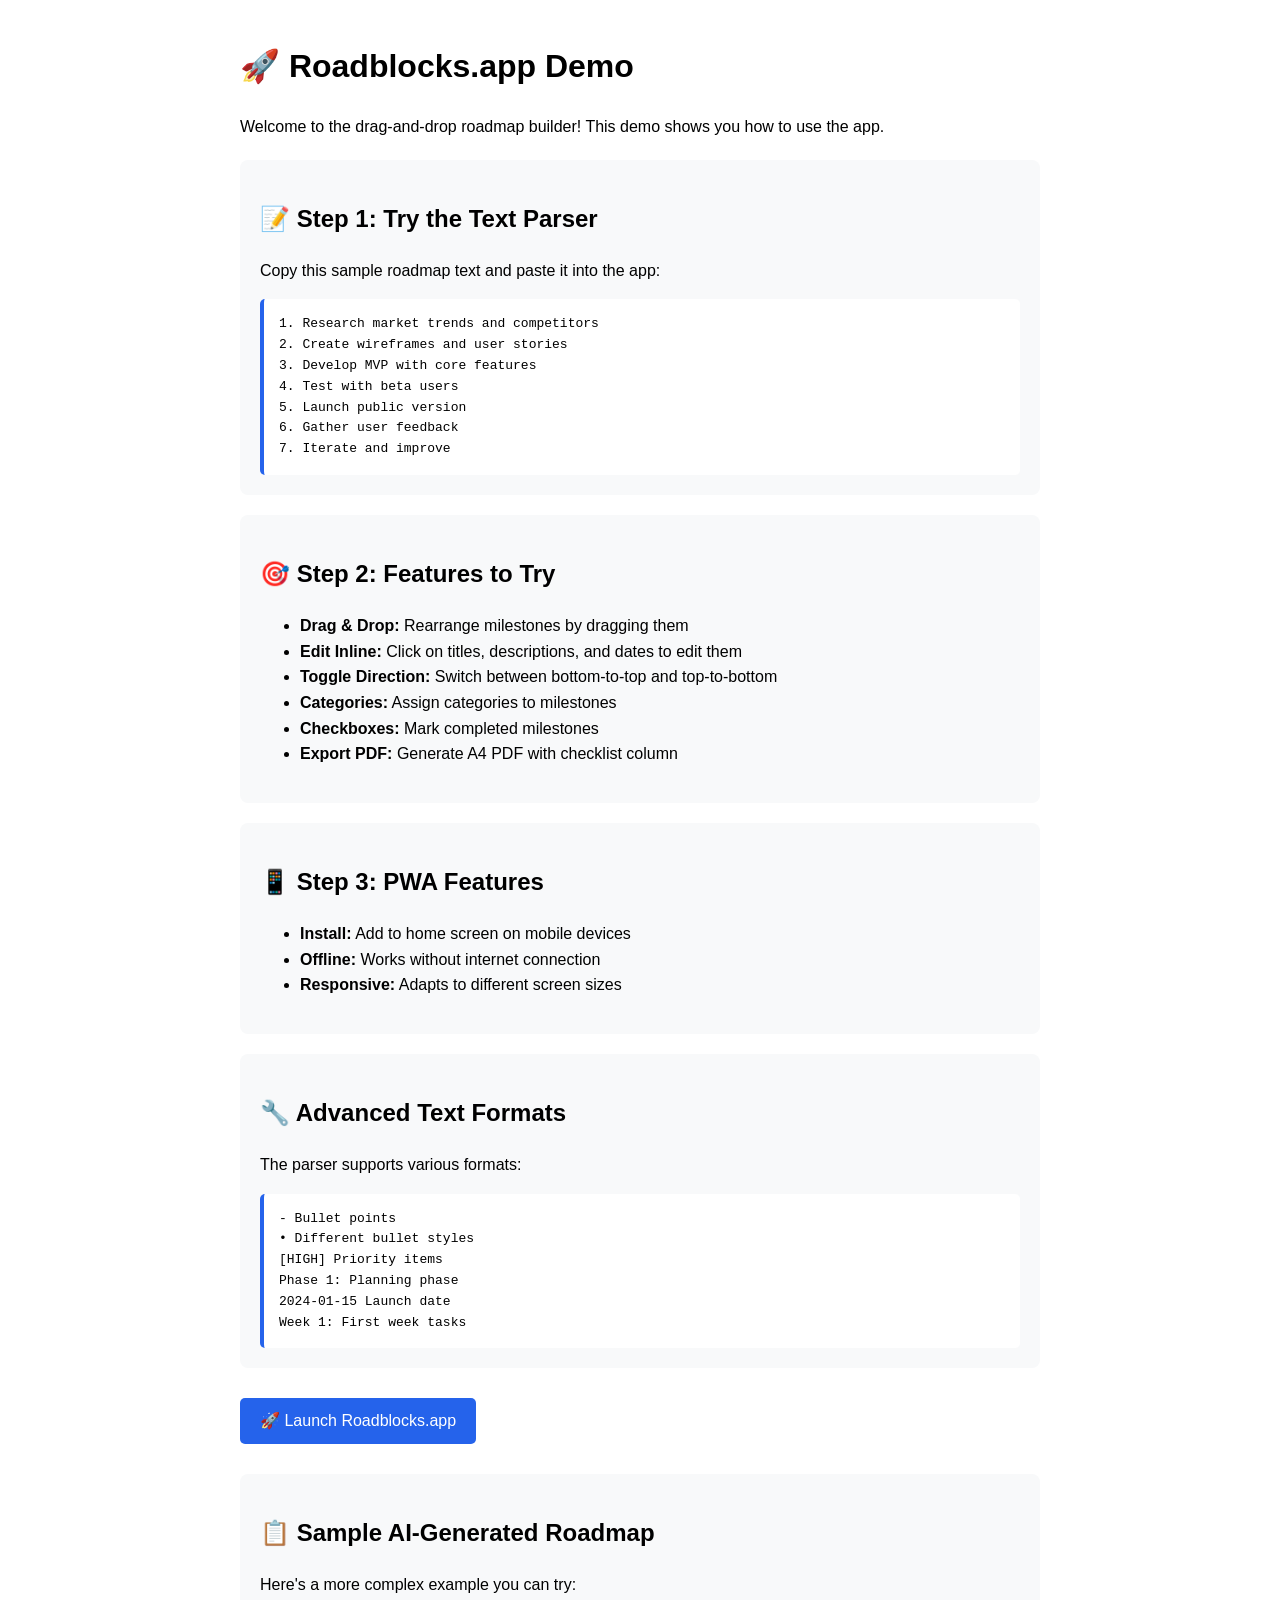
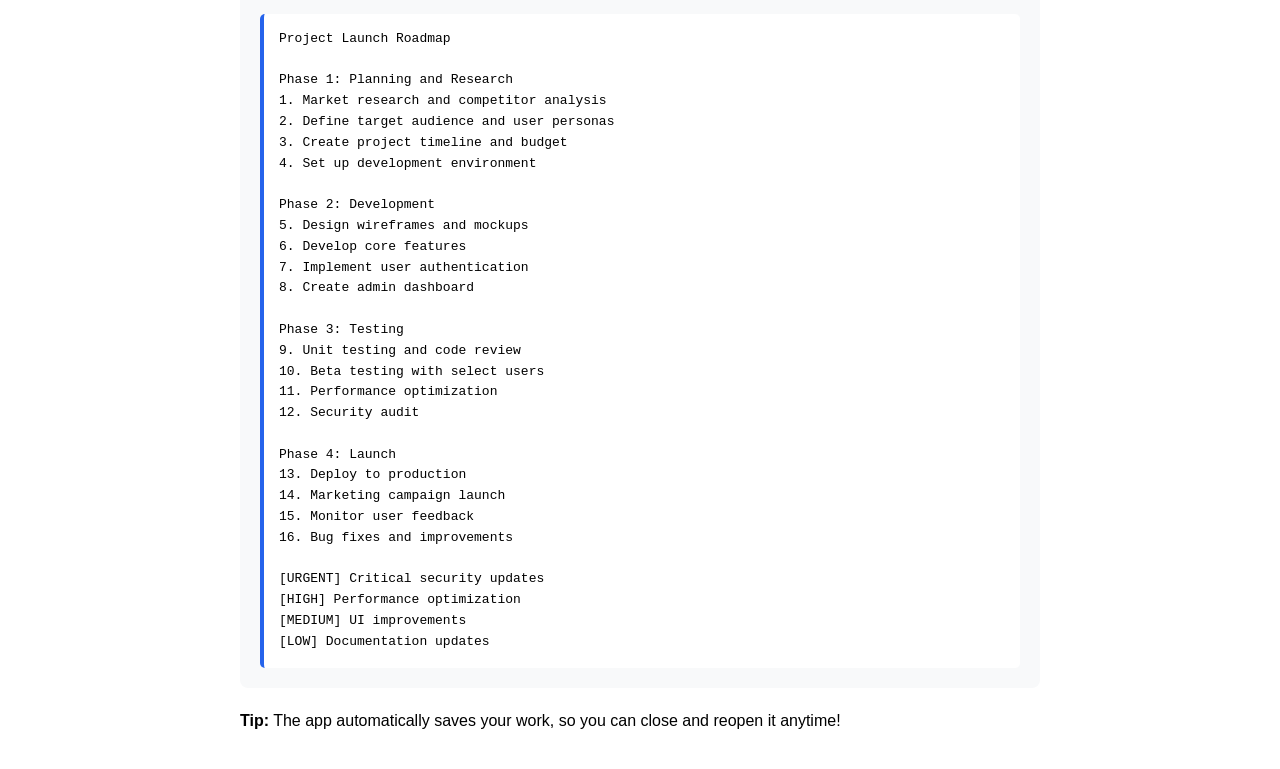
<file: demo.html>
<!DOCTYPE html>
<html lang="en">
<head>
    <meta charset="UTF-8">
    <meta name="viewport" content="width=device-width, initial-scale=1.0">
    <title>Roadblocks.app Demo</title>
    <style>
        body {
            font-family: Arial, sans-serif;
            max-width: 800px;
            margin: 0 auto;
            padding: 20px;
            line-height: 1.6;
        }
        .demo-section {
            background: #f8f9fa;
            padding: 20px;
            border-radius: 8px;
            margin: 20px 0;
        }
        .demo-text {
            background: white;
            padding: 15px;
            border-radius: 5px;
            border-left: 4px solid #2563eb;
            font-family: monospace;
            white-space: pre-line;
        }
        .button {
            display: inline-block;
            background: #2563eb;
            color: white;
            padding: 10px 20px;
            text-decoration: none;
            border-radius: 5px;
            margin: 10px 0;
        }
        .button:hover {
            background: #1d4ed8;
        }
    </style>
</head>
<body>
    <h1>🚀 Roadblocks.app Demo</h1>
    
    <p>Welcome to the drag-and-drop roadmap builder! This demo shows you how to use the app.</p>
    
    <div class="demo-section">
        <h2>📝 Step 1: Try the Text Parser</h2>
        <p>Copy this sample roadmap text and paste it into the app:</p>
        <div class="demo-text">1. Research market trends and competitors
2. Create wireframes and user stories
3. Develop MVP with core features
4. Test with beta users
5. Launch public version
6. Gather user feedback
7. Iterate and improve</div>
    </div>
    
    <div class="demo-section">
        <h2>🎯 Step 2: Features to Try</h2>
        <ul>
            <li><strong>Drag & Drop:</strong> Rearrange milestones by dragging them</li>
            <li><strong>Edit Inline:</strong> Click on titles, descriptions, and dates to edit them</li>
            <li><strong>Toggle Direction:</strong> Switch between bottom-to-top and top-to-bottom</li>
            <li><strong>Categories:</strong> Assign categories to milestones</li>
            <li><strong>Checkboxes:</strong> Mark completed milestones</li>
            <li><strong>Export PDF:</strong> Generate A4 PDF with checklist column</li>
        </ul>
    </div>
    
    <div class="demo-section">
        <h2>📱 Step 3: PWA Features</h2>
        <ul>
            <li><strong>Install:</strong> Add to home screen on mobile devices</li>
            <li><strong>Offline:</strong> Works without internet connection</li>
            <li><strong>Responsive:</strong> Adapts to different screen sizes</li>
        </ul>
    </div>
    
    <div class="demo-section">
        <h2>🔧 Advanced Text Formats</h2>
        <p>The parser supports various formats:</p>
        <div class="demo-text">- Bullet points
• Different bullet styles
[HIGH] Priority items
Phase 1: Planning phase
2024-01-15 Launch date
Week 1: First week tasks</div>
    </div>
    
    <a href="index.html" class="button">🚀 Launch Roadblocks.app</a>
    
    <div class="demo-section">
        <h2>📋 Sample AI-Generated Roadmap</h2>
        <p>Here's a more complex example you can try:</p>
        <div class="demo-text">Project Launch Roadmap

Phase 1: Planning and Research
1. Market research and competitor analysis
2. Define target audience and user personas
3. Create project timeline and budget
4. Set up development environment

Phase 2: Development
5. Design wireframes and mockups
6. Develop core features
7. Implement user authentication
8. Create admin dashboard

Phase 3: Testing
9. Unit testing and code review
10. Beta testing with select users
11. Performance optimization
12. Security audit

Phase 4: Launch
13. Deploy to production
14. Marketing campaign launch
15. Monitor user feedback
16. Bug fixes and improvements

[URGENT] Critical security updates
[HIGH] Performance optimization
[MEDIUM] UI improvements
[LOW] Documentation updates</div>
    </div>
    
    <p><strong>Tip:</strong> The app automatically saves your work, so you can close and reopen it anytime!</p>
</body>
</html>
</file>
